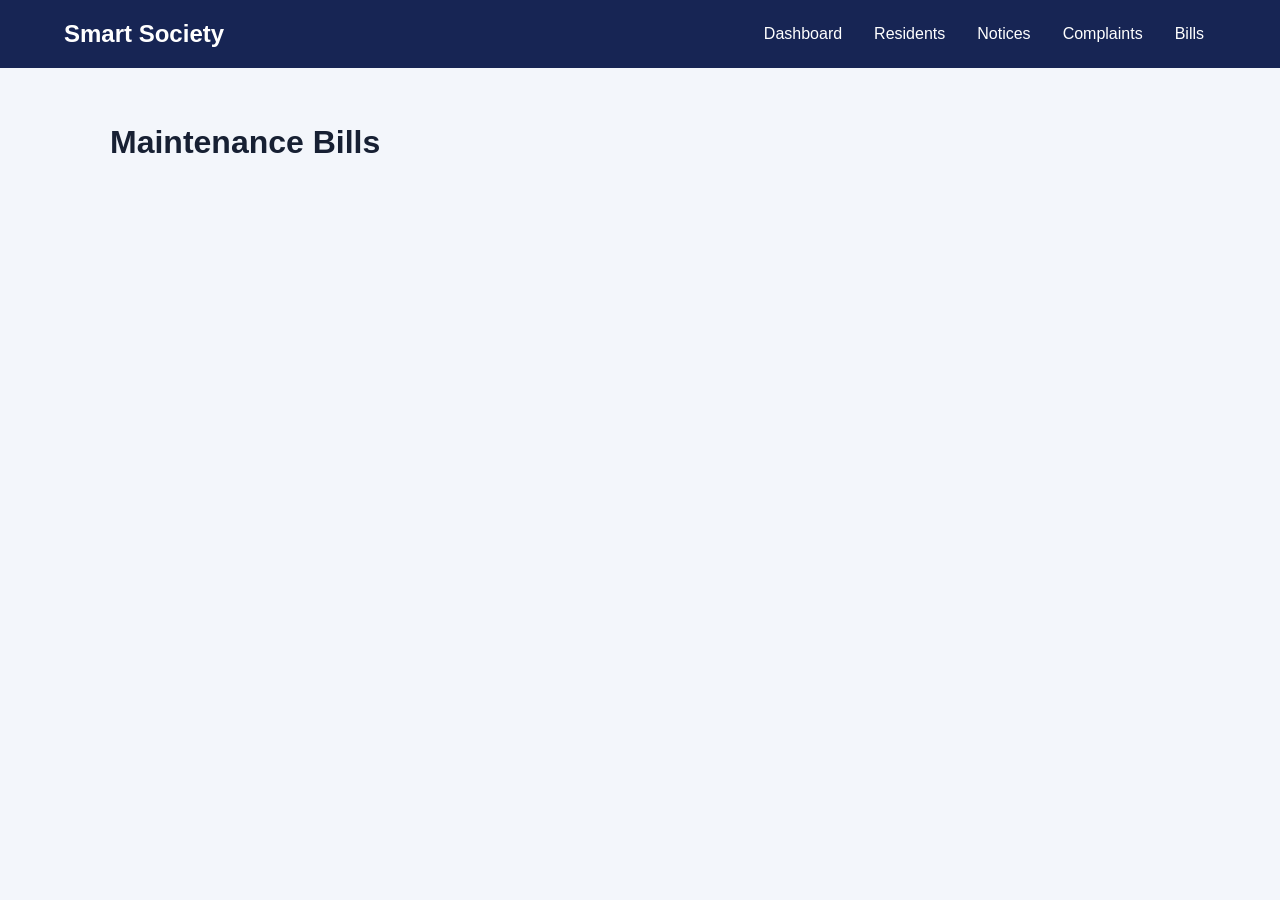
<file: frontend/bills.html>
<!DOCTYPE html>
<html lang="en">
<head><meta charset="UTF-8"><meta name="viewport" content="width=device-width,initial-scale=1.0"><title>Bills</title><link rel="stylesheet" href="css/style.css"></head>
<body>
<header class="navbar"><h2>Smart Society</h2><nav><a href="index.html">Dashboard</a><a href="residents.html">Residents</a><a href="notices.html">Notices</a><a href="complaints.html">Complaints</a><a href="bills.html">Bills</a></nav></header>
<main class="container"><h1>Maintenance Bills</h1><div id="billList" class="list"></div></main>
<script src="js/bills.js"></script>
</body></html>
</file>
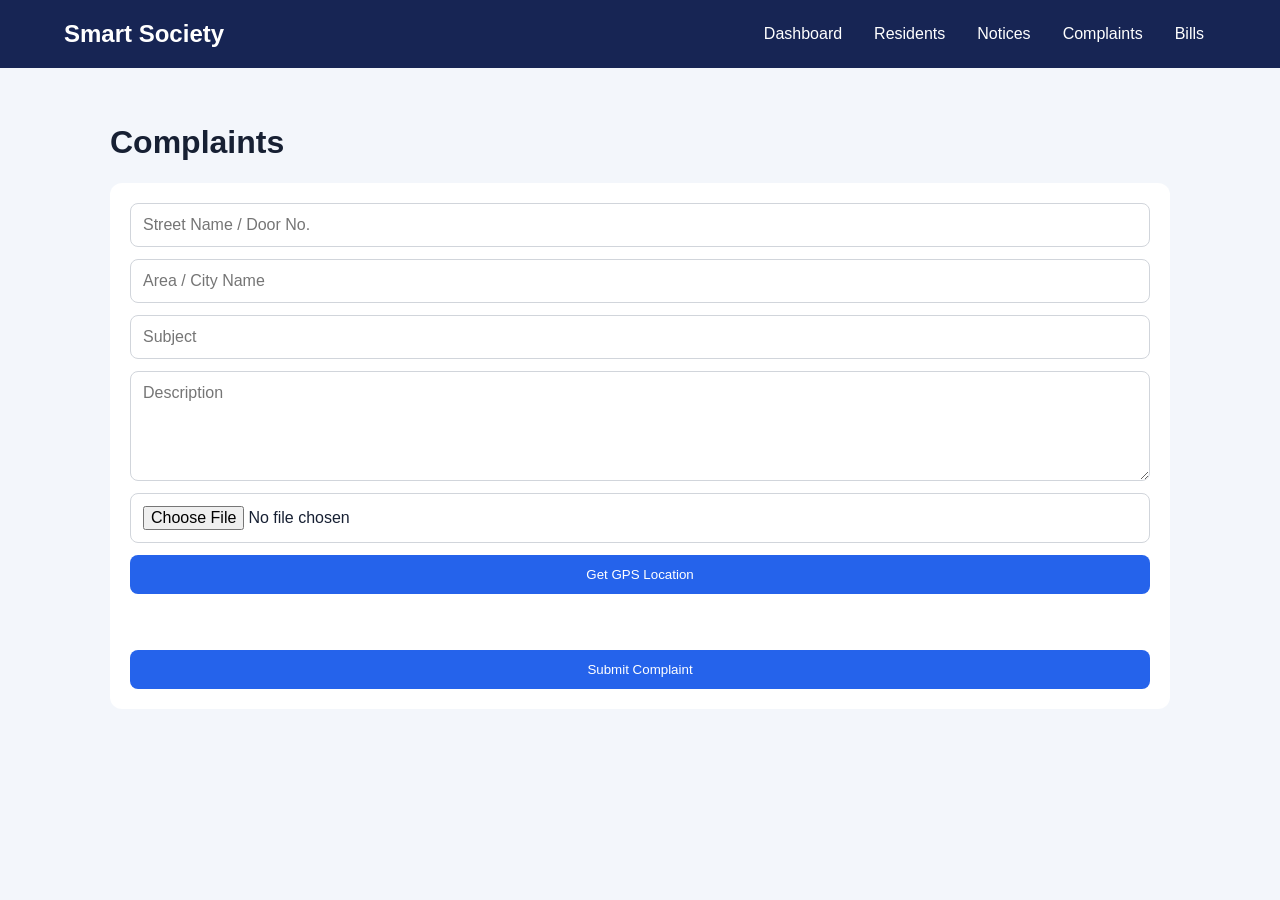
<file: frontend/complaints.html>
<!DOCTYPE html>
<html lang="en">
<head><meta charset="UTF-8"><meta name="viewport" content="width=device-width,initial-scale=1.0"><title>Complaints</title><link rel="stylesheet" href="css/style.css"></head>
<body>
<header class="navbar"><h2>Smart Society</h2><nav><a href="index.html">Dashboard</a><a href="residents.html">Residents</a><a href="notices.html">Notices</a><a href="complaints.html">Complaints</a><a href="bills.html">Bills</a></nav></header>
<main class="container"><h1>Complaints</h1>
<form id="complaintForm" class="form">
<input type="text" id="streetName" placeholder="Street Name / Door No." required>
<input type="text" id="areaName" placeholder="Area / City Name" required>
<input id="subject" placeholder="Subject" required>
<textarea id="description" placeholder="Description" required></textarea>
<input type="file" id="photo" accept="image/*" required>
<button type="button" id="getGpsBtn">Get GPS Location</button>
<p id="locationStatus"></p>
<button type="submit">Submit Complaint</button>
</form>
<div id="complaintList" class="list"></div>
</main>
<script src="js/complaints.js"></script>
</body></html>
</file>
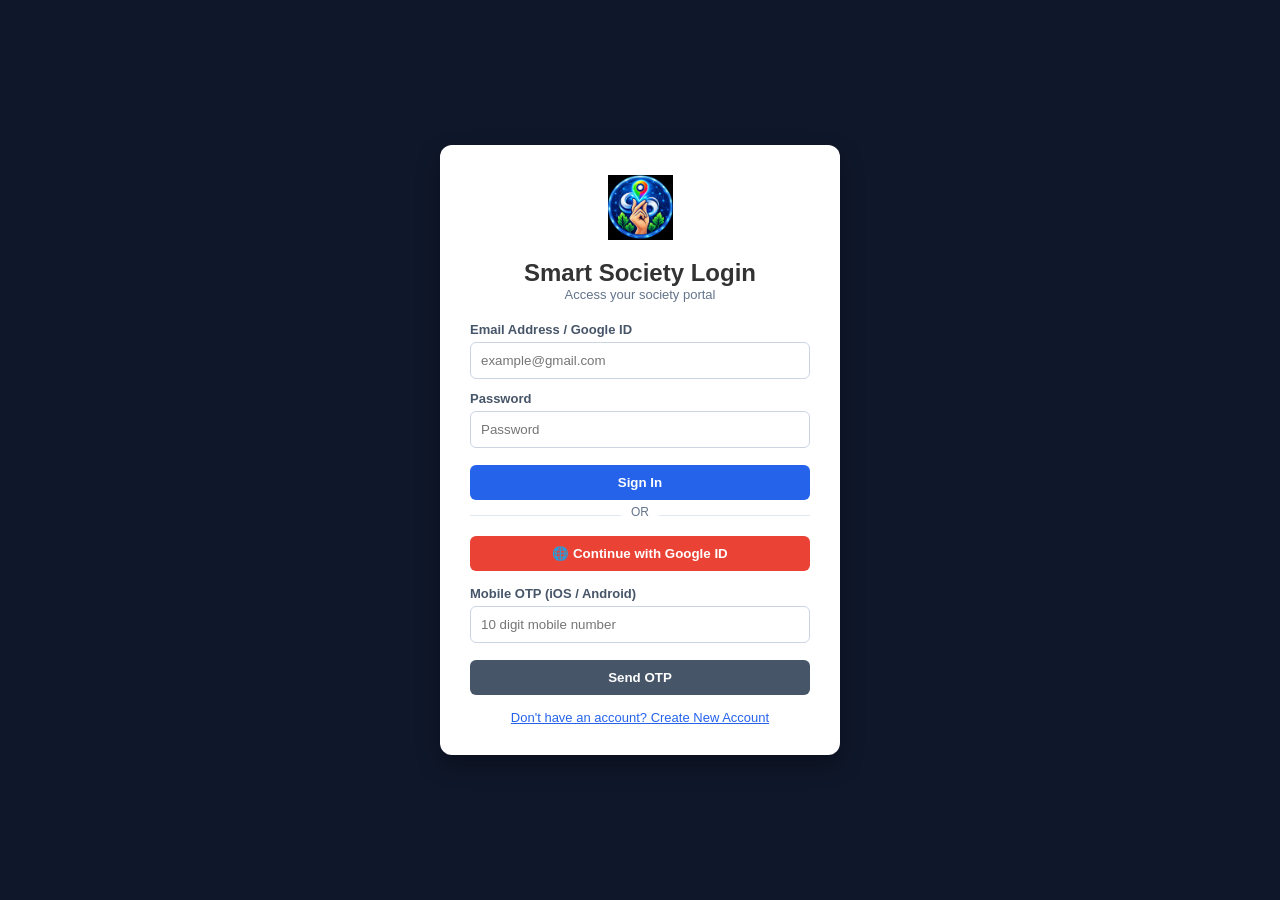
<file: frontend/login.html>
<!DOCTYPE html>
<html lang="en">
<head>
    <meta charset="UTF-8">
    <meta name="viewport" content="width=device-width, initial-scale=1.0">
    <title>Smart Society - Login & Sign Up</title>
    <link rel="apple-touch-icon" href="images/logo.png">
    <meta name="apple-mobile-web-app-title" content="Smart Society">
    <meta name="apple-mobile-web-app-capable" content="yes">
    <meta name="mobile-web-app-capable" content="yes">
    <style>
        * { margin: 0; padding: 0; box-sizing: border-box; font-family: Arial, sans-serif; }
        body { background-color: #0f172a; display: flex; justify-content: center; align-items: center; min-height: 100vh; color: #333; padding: 20px; }
        .login-card { background: white; padding: 30px; border-radius: 12px; width: 100%; max-width: 400px; text-align: center; box-shadow: 0 10px 25px rgba(0,0,0,0.3); }
        .logo-img { height: 65px; width: auto; margin-bottom: 15px; object-fit: contain; }
        .input-group { margin-bottom: 12px; text-align: left; }
        .input-group label { display: block; font-size: 13px; margin-bottom: 5px; font-weight: 600; color: #475569; }
        .input-group input { width: 100%; padding: 10px; border: 1px solid #cbd5e1; border-radius: 6px; outline: none; }
        .btn { width: 100%; padding: 10px; background: #2563eb; color: white; border: none; border-radius: 6px; font-weight: bold; cursor: pointer; margin-top: 5px; }
        .btn-google { background: #ea4335; margin-bottom: 15px; }
        .divider { margin: 15px 0; border-bottom: 1px solid #e2e8f0; position: relative; }
        .divider span { position: absolute; top: -10px; left: 50%; transform: translateX(-50%); background: white; padding: 0 10px; font-size: 12px; color: #64748b; }
        .toggle-link { margin-top: 15px; font-size: 13px; color: #2563eb; cursor: pointer; text-decoration: underline; }
    </style>
</head>
<body>

    <div class="login-card">
        <img src="images/logo.png" alt="Smart Society Logo" class="logo-img" onerror="this.src='logo.png'">
        
        <h2 id="formTitle">Smart Society Login</h2>
        <p style="font-size: 13px; color: #64748b; margin-bottom: 20px;" id="formSub">Access your society portal</p>

        <!-- Form Section -->
        <form id="authForm" onsubmit="handleAuth(event)">
            
            <div class="input-group" id="nameGroup" style="display: none;">
                <label>Full Name</label>
                <input type="text" id="fullname" placeholder="Enter your full name">
            </div>

            <div class="input-group">
                <label>Email Address / Google ID</label>
                <input type="email" id="email" placeholder="example@gmail.com" required>
            </div>

            <div class="input-group">
                <label>Password</label>
                <input type="password" id="password" placeholder="Password" required>
            </div>

            <button type="submit" class="btn" id="submitBtn">Sign In</button>
        </form>

        <div class="divider"><span>OR</span></div>

        <!-- Google Direct Button -->
        <button type="button" class="btn btn-google" onclick="googleLogin()">🌐 Continue with Google ID</button>

        <!-- Mobile OTP Login (iOS & Android) -->
        <form onsubmit="doOTPLogin(event)">
            <div class="input-group">
                <label>Mobile OTP (iOS / Android)</label>
                <input type="tel" id="mobile" placeholder="10 digit mobile number">
            </div>
            <button type="button" class="btn" id="sendBtn" style="background-color: #475569;" onclick="sendOTP()">Send OTP</button>

            <div class="input-group" id="otpBox" style="display: none; margin-top: 10px;">
                <label>Enter OTP (Use Demo: 1234)</label>
                <input type="text" id="otp" placeholder="1234">
                <button type="submit" class="btn" style="background-color: #10b981; margin-top: 8px;">Verify OTP & Login</button>
            </div>
        </form>

        <!-- Switch between Login & Sign Up -->
        <div class="toggle-link" id="toggleBtn" onclick="toggleMode()">Don't have an account? Create New Account</div>
    </div>

    <script>
        let isSignUp = false;

        function toggleMode() {
            isSignUp = !isSignUp;
            document.getElementById("nameGroup").style.display = isSignUp ? "block" : "none";
            document.getElementById("formTitle").innerText = isSignUp ? "Create Account" : "Smart Society Login";
            document.getElementById("formSub").innerText = isSignUp ? "Register new resident account" : "Access your society portal";
            document.getElementById("submitBtn").innerText = isSignUp ? "Register Account" : "Sign In";
            document.getElementById("toggleBtn").innerText = isSignUp ? "Already have an account? Sign In" : "Don't have an account? Create New Account";
        }

        function handleAuth(e) {
            e.preventDefault();
            localStorage.setItem("isLoggedIn", "true");
            alert(isSignUp ? "Account Created Successfully!" : "Login Successful!");
            window.location.href = "index.html";
        }

        function googleLogin() {
            localStorage.setItem("isLoggedIn", "true");
            alert("Signed in with Google ID successfully!");
            window.location.href = "index.html";
        }

        function sendOTP() {
            let m = document.getElementById("mobile").value;
            if(m.length === 10) {
                alert("OTP sent to " + m + " (Use Demo OTP: 1234)");
                document.getElementById("otpBox").style.display = "block";
                document.getElementById("sendBtn").style.display = "none";
            } else {
                alert("Please enter a valid 10 digit mobile number");
            }
        }

        function doOTPLogin(e) {
            e.preventDefault();
            if(document.getElementById("otp").value === "1234") {
                localStorage.setItem("isLoggedIn", "true");
                window.location.href = "index.html";
            } else {
                alert("Invalid OTP! Use 1234");
            }
        }
    </script>
</body>
</html>
</file>
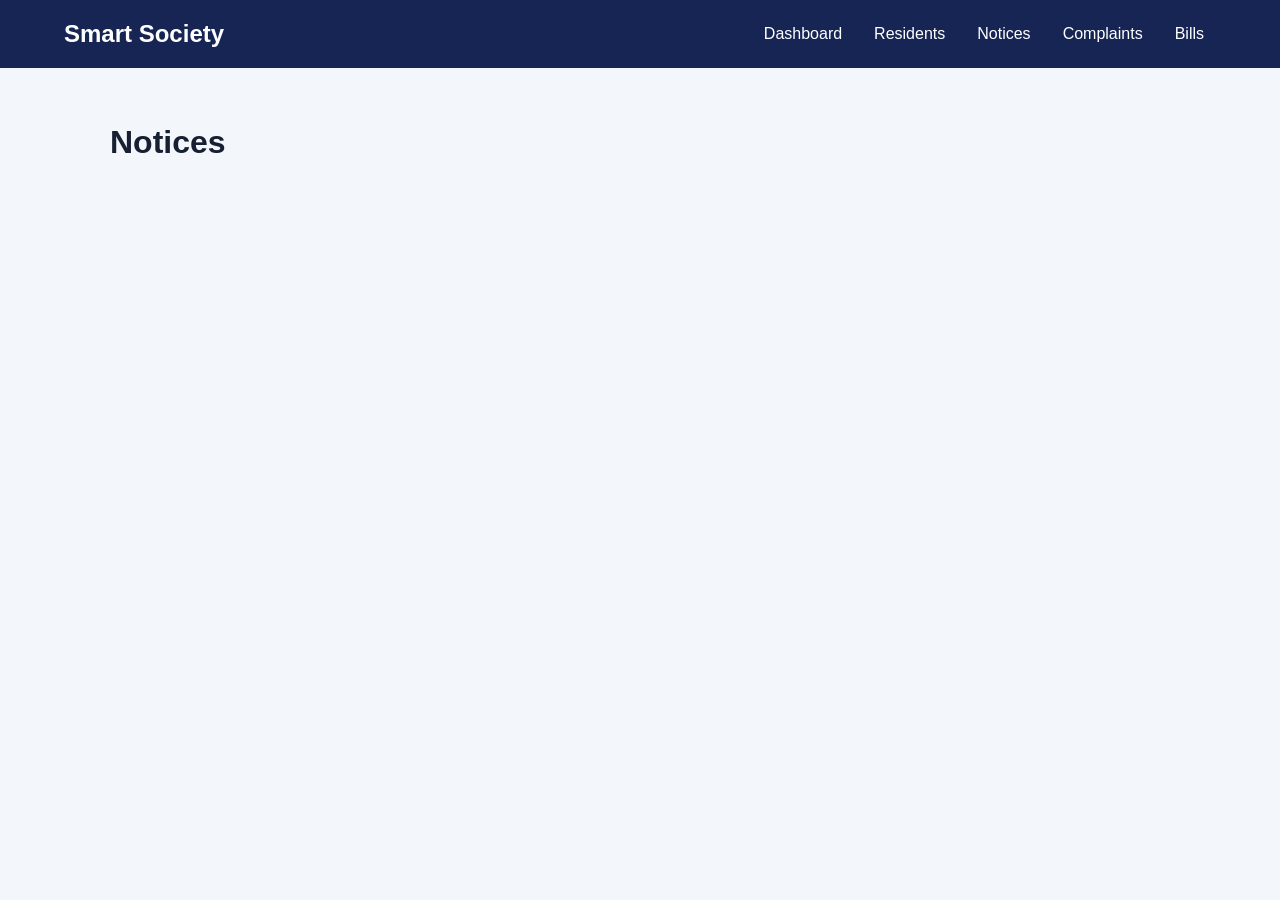
<file: frontend/notices.html>
<!DOCTYPE html>
<html lang="en">
<head><meta charset="UTF-8"><meta name="viewport" content="width=device-width,initial-scale=1.0"><title>Notices</title><link rel="stylesheet" href="css/style.css"></head>
<body>
<header class="navbar"><h2>Smart Society</h2><nav><a href="index.html">Dashboard</a><a href="residents.html">Residents</a><a href="notices.html">Notices</a><a href="complaints.html">Complaints</a><a href="bills.html">Bills</a></nav></header>
<main class="container"><h1>Notices</h1><div id="noticeList" class="list"></div></main>
<script src="js/notices.js"></script>
</body></html>
</file>
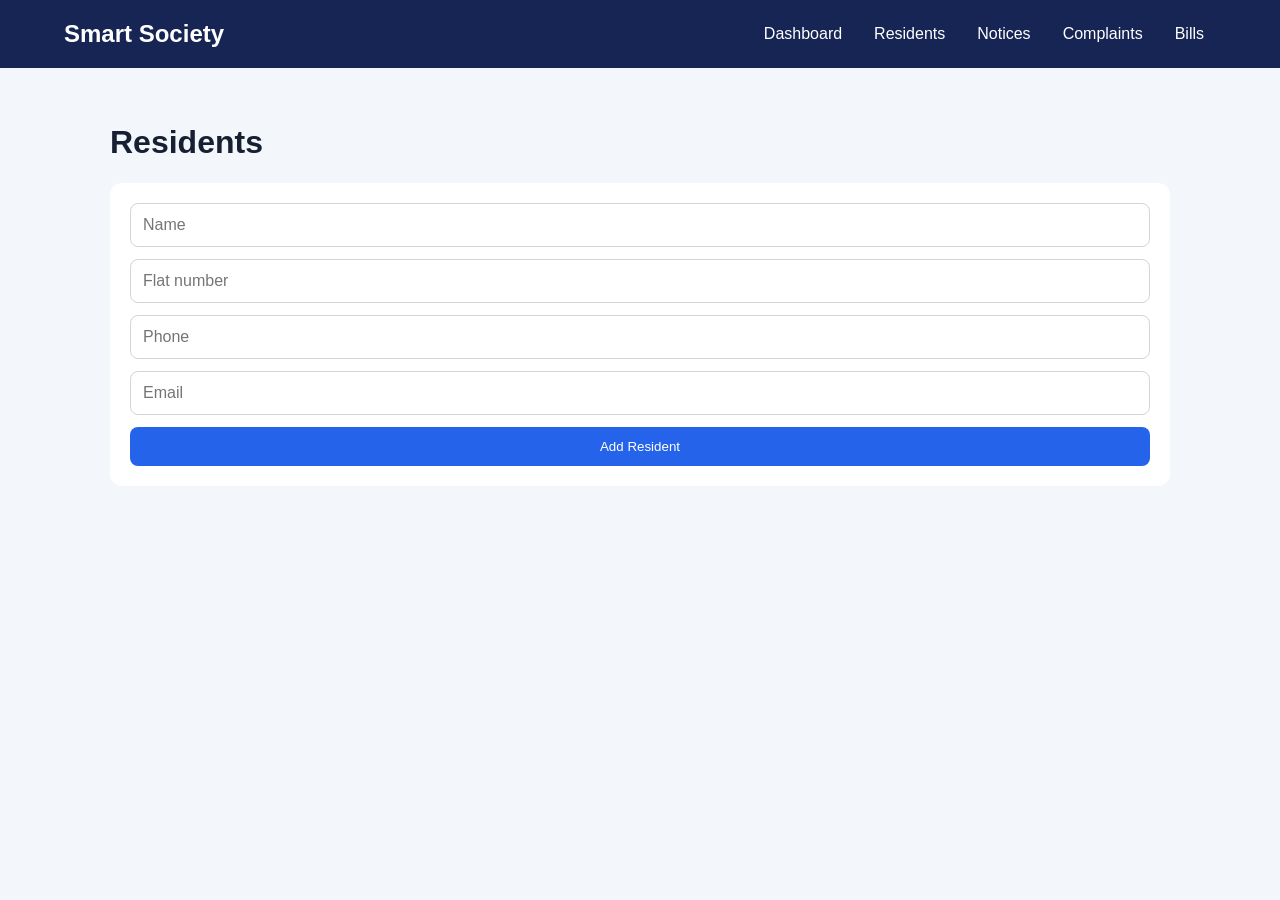
<file: frontend/residents.html>
<!DOCTYPE html>
<html lang="en">
<head>
<meta charset="UTF-8"><meta name="viewport" content="width=device-width,initial-scale=1.0">
<title>Residents - Smart Society</title><link rel="stylesheet" href="css/style.css">
</head>
<body>
<header class="navbar"><h2>Smart Society</h2><nav><a href="index.html">Dashboard</a><a href="residents.html">Residents</a><a href="notices.html">Notices</a><a href="complaints.html">Complaints</a><a href="bills.html">Bills</a></nav></header>
<main class="container">
<h1>Residents</h1>
<form id="residentForm" class="form">
<input id="name" placeholder="Name" required>
<input id="flat" placeholder="Flat number" required>
<input id="phone" placeholder="Phone">
<input id="email" type="email" placeholder="Email">
<button type="submit">Add Resident</button>
</form>
<div id="residentList" class="list"></div>
</main>
<script src="js/residents.js"></script>
</body></html>
</file>
<file: frontend/css/style.css>
*{box-sizing:border-box}body{margin:0;font-family:Arial,sans-serif;background:#f3f6fb;color:#172033}.navbar{background:#172554;color:#fff;padding:16px 5%;display:flex;align-items:center;justify-content:space-between;gap:20px;flex-wrap:wrap}.navbar h2{margin:0}.navbar nav{display:flex;gap:8px;flex-wrap:wrap}.navbar a{color:#fff;text-decoration:none;padding:9px 12px;border-radius:7px}.navbar a:hover{background:#2563eb}.container{max-width:1100px;margin:auto;padding:35px 20px}.hero{background:#fff;border-radius:16px;padding:35px;margin-bottom:25px;box-shadow:0 5px 20px #00000012}.hero h1{margin-top:0}.cards{display:grid;grid-template-columns:repeat(auto-fit,minmax(200px,1fr));gap:18px}.card,.item{background:#fff;border-radius:12px;padding:22px;box-shadow:0 4px 15px #00000010}.card strong{font-size:32px;display:block;margin-top:10px}.form{background:#fff;padding:20px;border-radius:12px;margin:20px 0;display:grid;gap:12px}.form input,.form textarea{padding:12px;border:1px solid #d1d5db;border-radius:8px;font:inherit}.form textarea{min-height:110px}.form button,button{background:#2563eb;color:#fff;border:0;border-radius:8px;padding:12px 16px;cursor:pointer}.list{display:grid;gap:12px}.item h3{margin-top:0}.muted{color:#64748b}
</file>
